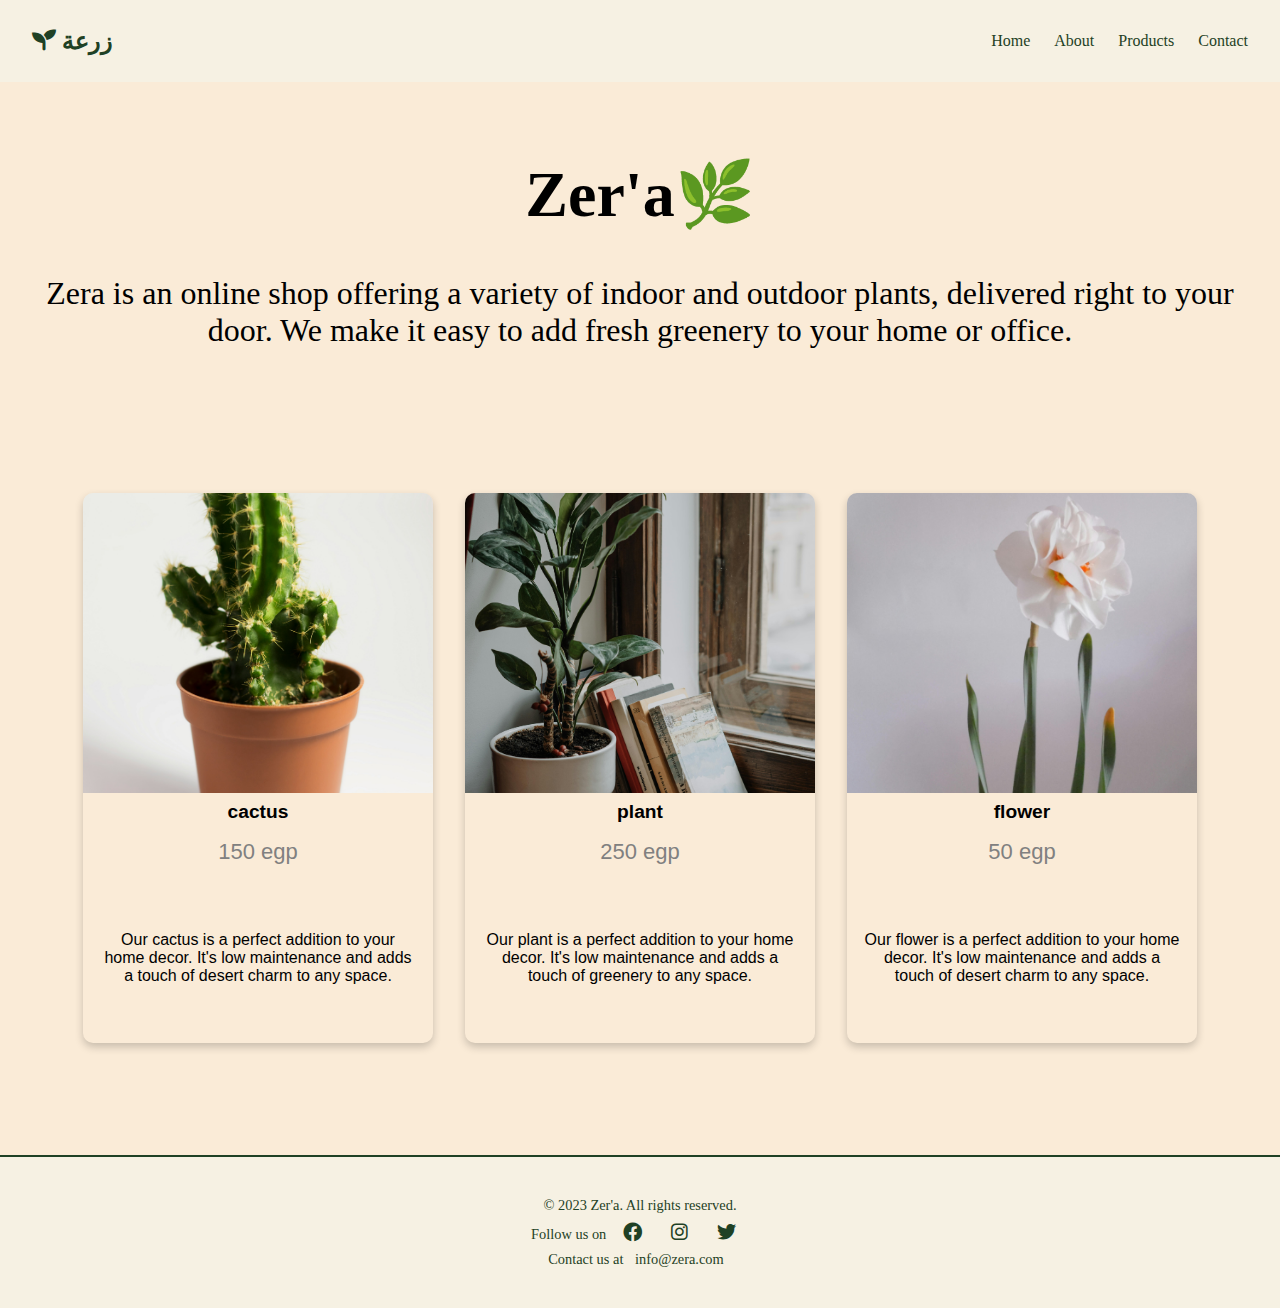
<file: index.html>
<!DOCTYPE html>
<html lang="en">
<head>
    <meta charset="UTF-8">
    <meta name="viewport" content="width=device-width, initial-scale=1.0">
    <link rel="stylesheet" href="css/style.css">
    <link rel="stylesheet" href="https://cdnjs.cloudflare.com/ajax/libs/font-awesome/6.0.0-beta3/css/all.min.css">
    <title>Document</title>
</head>
<body>
    <nav class="navbar">
        <div class="logo"><i class="fa-solid fa-seedling"></i> زرعة</div>
        <ul class="nav-links">
            <li><a href="index.html">Home</a></li>
            <li><a href="about.html">About</a></li>
            <li><a href="products.html">Products</a></li>
            <li><a href="contact.html">Contact</a></li>
        </ul>
    </nav>
    <div class="main-content">
        <div class="intro-container">
            <div class="intro">
                <h1>Zer'a🌿</h1>
                <p>Zera is an online shop offering a variety of indoor and outdoor plants, delivered right to your door. We make it easy to add fresh greenery to your home or office.</p>
            </div>
        </div>
        <div class="products">
            <div class="card">
                <img src="assests/images/polina-silivanova-ywRYbp-6p8c-unsplash.jpg" alt="cactus" style="width:100%" loading="lazy">
                <h1>cactus</h1>
                <p class="price">150 egp</p>
                <p>Our cactus is a perfect addition to your home decor. It's low maintenance and adds a touch of desert charm to any space.</p>
            </div>
            <div class="card">
                <img src="assests/images/pexels-cottonbro-4153146.jpg" alt="plants" style="width:100%" loading="lazy">
                <h1>plant</h1>
                <p class="price">250 egp</p>
                <p>Our plant is a perfect addition to your home decor. It's low maintenance and adds a touch of greenery to any space.</p>
            </div>
            <div class="card">
                <img src="assests/images/pexels-carol-vazquez-26955893-7003188.jpg" alt="flower" style="width:100%" loading="lazy">
                <h1>flower</h1>
                <p class="price">50 egp</p>
                <p>Our flower is a perfect addition to your home decor. It's low maintenance and adds a touch of desert charm to any space.</p>
                  
            </div>
        </div>
    </div>
    <footer class="footer">
        <p>&copy; 2023 Zer'a. All rights reserved.</p>
        <p>Follow us on 
            <a href="https://www.facebook.com" target="_blank"><i class="fab fa-facebook"></i></a>
            <a href="https://www.instagram.com" target="_blank"><i class="fab fa-instagram"></i></a>
            <a href="https://www.twitter.com" target="_blank"><i class="fab fa-twitter"></i></a>
        </p>
        <p>Contact us at <a href="mailto:info@zera.com">info@zera.com</a></p> 
    </footer>
</body>
</html>
</file>
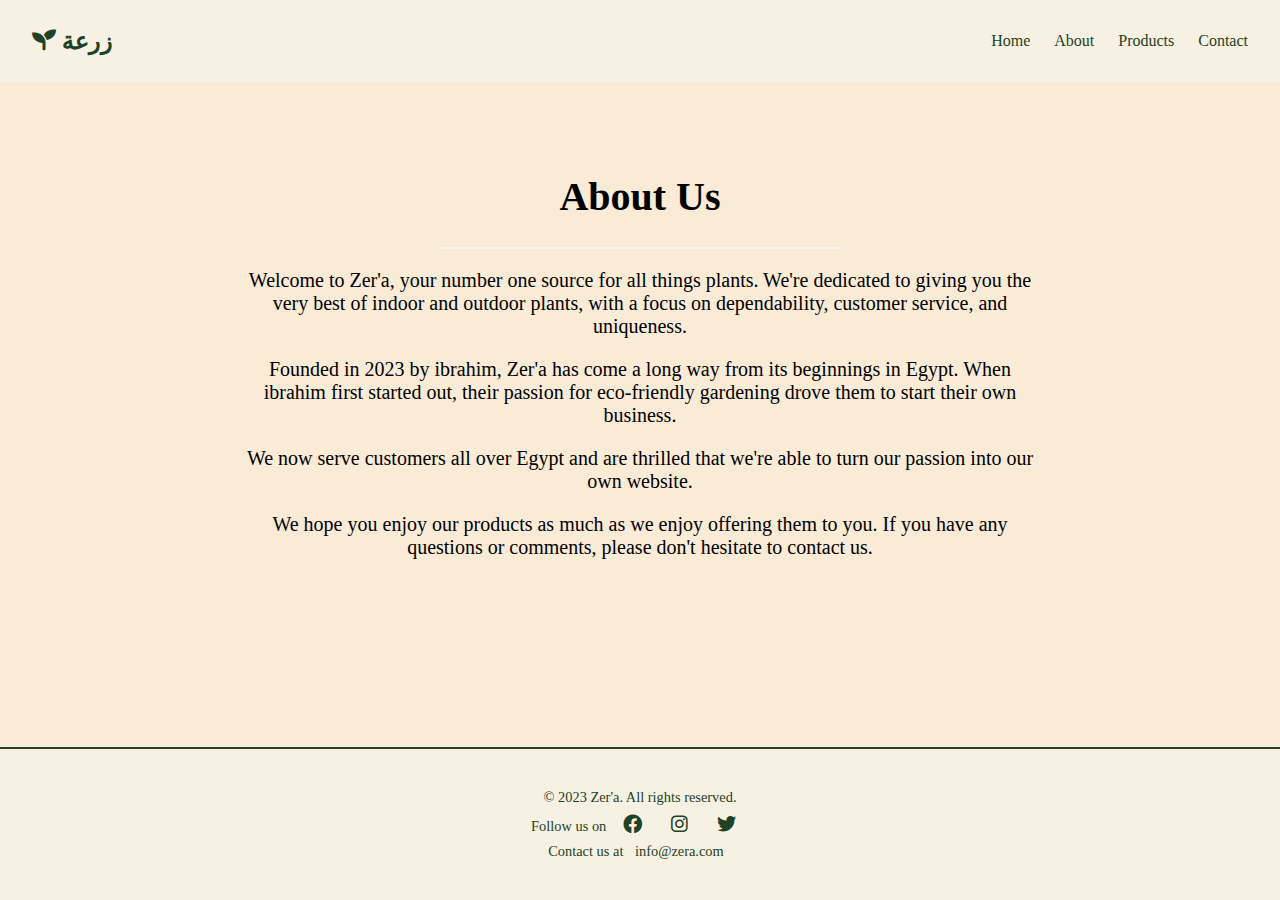
<file: about.html>
<!DOCTYPE html>
<html lang="en">
<head>
    <meta charset="UTF-8">
    <meta name="viewport" content="width=device-width, initial-scale=1.0">
    <title>About Us - Zer'a</title>
    <link rel="stylesheet" href="css/style.css">
    <link rel="stylesheet" href="https://cdnjs.cloudflare.com/ajax/libs/font-awesome/6.0.0-beta3/css/all.min.css">
</head>
<body>
    <nav class="navbar">
        <div class="logo"><i class="fa-solid fa-seedling"></i> زرعة</div>
        <ul class="nav-links">
            <li><a href="index.html">Home</a></li>
            <li><a href="about.html">About</a></li>
            <li><a href="products.html">Products</a></li>
            <li><a href="contact.html">Contact</a></li>
        </ul>
    </nav>
    <div class="main-content">
        <div class="about-container" style="text-align: center; font-size: 20px;">
            <h1>About Us</h1>
            <hr style="color: rgb(250, 243, 235);border: 1px solid rgb(250, 243, 235); width: 50%; margin: auto;">
            <p>Welcome to Zer'a, your number one source for all things plants. We're dedicated to giving you the very best of indoor and outdoor plants, with a focus on dependability, customer service, and uniqueness.</p>
            <p>Founded in 2023 by ibrahim, Zer'a has come a long way from its beginnings in Egypt. When ibrahim first started out, their passion for eco-friendly gardening drove them to start their own business.</p>
            <p>We now serve customers all over Egypt and are thrilled that we're able to turn our passion into our own website.</p>
            <p>We hope you enjoy our products as much as we enjoy offering them to you. If you have any questions or comments, please don't hesitate to contact us.</p>
        </div>
    </div>
    <footer class="footer">
        <p>&copy; 2023 Zer'a. All rights reserved.</p>
        <p>Follow us on 
            <a href="https://www.facebook.com" target="_blank"><i class="fab fa-facebook"></i></a>
            <a href="https://www.instagram.com" target="_blank"><i class="fab fa-instagram"></i></a>
            <a href="https://www.twitter.com" target="_blank"><i class="fab fa-twitter"></i></a>
        </p>
        <p>Contact us at <a href="mailto:info@zera.com">info@zera.com</a></p> 
    </footer>
</body>
</html>
</file>
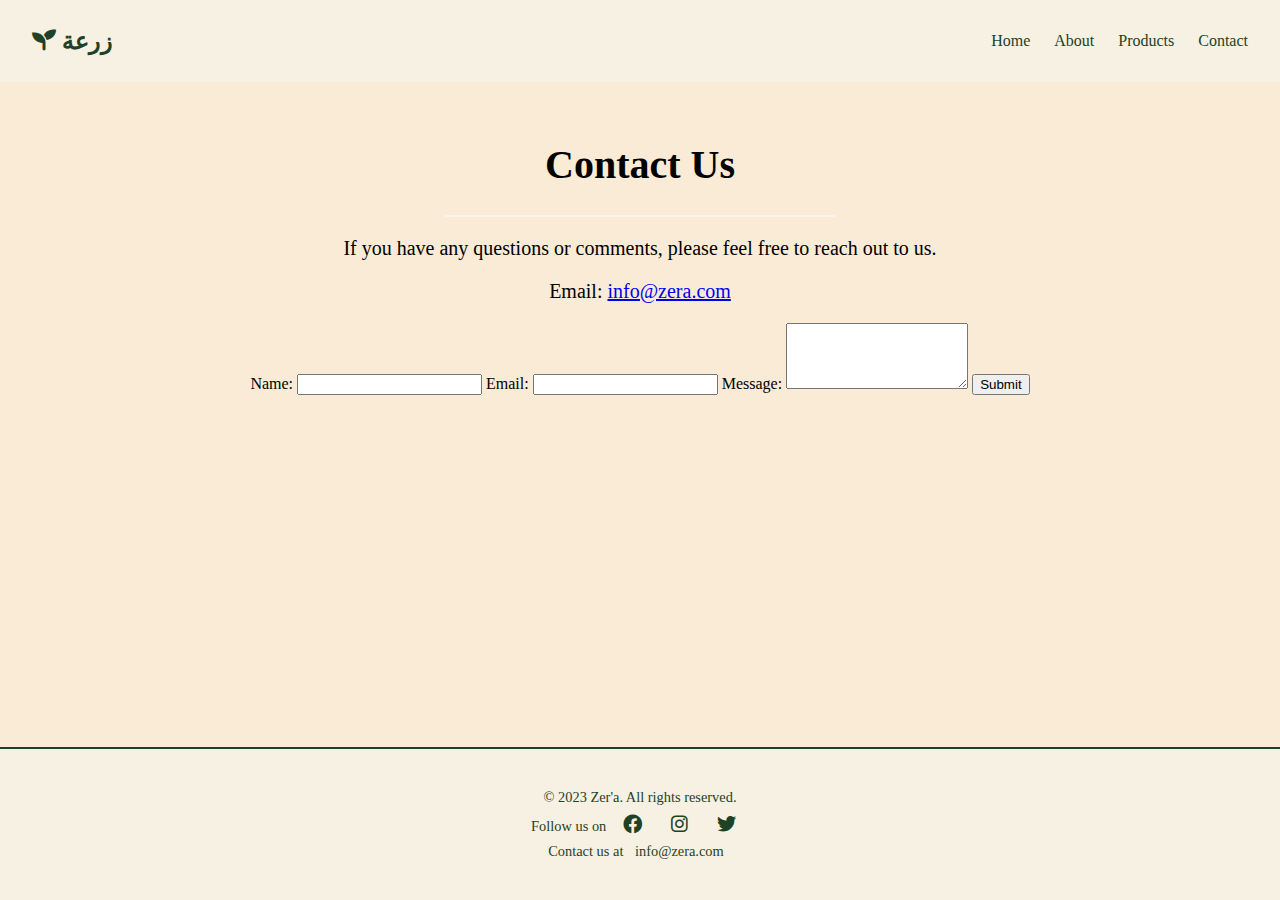
<file: contact.html>
<!DOCTYPE html>
<html lang="en">
<head>
    <meta charset="UTF-8">
    <meta name="viewport" content="width=device-width, initial-scale=1.0">
    <title>Contact Us - Zer'a</title>
    <link rel="stylesheet" href="css/style.css">
    <link rel="stylesheet" href="https://cdnjs.cloudflare.com/ajax/libs/font-awesome/6.0.0-beta3/css/all.min.css">
</head>
<body>
    <nav class="navbar">
        <div class="logo"><i class="fa-solid fa-seedling"></i> زرعة</div>
        <ul class="nav-links">
            <li><a href="index.html">Home</a></li>
            <li><a href="about.html">About</a></li>
            <li><a href="products.html">Products</a></li>
            <li><a href="contact.html">Contact</a></li>
        </ul>
    </nav>

    <div class="main-content">
        <div class="contact-container" style="text-align: center; font-size: 20px;">
            <h1>Contact Us</h1>
            <hr style="color: rgb(250, 243, 235);border: 1px solid rgb(250, 243, 235); width: 50%; margin: auto;">
            <p>If you have any questions or comments, please feel free to reach out to us.</p>
            <p>Email: <a href="mailto:info@zera.com">info@zera.com</a></p>
        </div>
             <form>
            <label for="name">Name:</label>
            <input type="text" id="name" name="name" required>
            <label for="email">Email:</label>
            <input type="email" id="email" name="email" required>
            <label for="message">Message:</label>
            <textarea id="message" name="message" rows="4" required></textarea>
            <button type="submit">Submit</button>
        </form>
    </div>
    <footer class="footer">
        <p>&copy; 2023 Zer'a. All rights reserved.</p>
        <p>Follow us on
            <a href="https://www.facebook.com" target="_blank"><i class="fab fa-facebook"></i></a>
            <a href="https://www.instagram.com" target="_blank"><i class="fab fa-instagram"></i></a>
            <a href="https://www.twitter.com" target="_blank"><i class="fab fa-twitter"></i></a>
        </p>
        <p>Contact us at <a href="mailto:info@zera.com">info@zera.com</a></p>
   
    </footer>
</body>
</html>
</file>
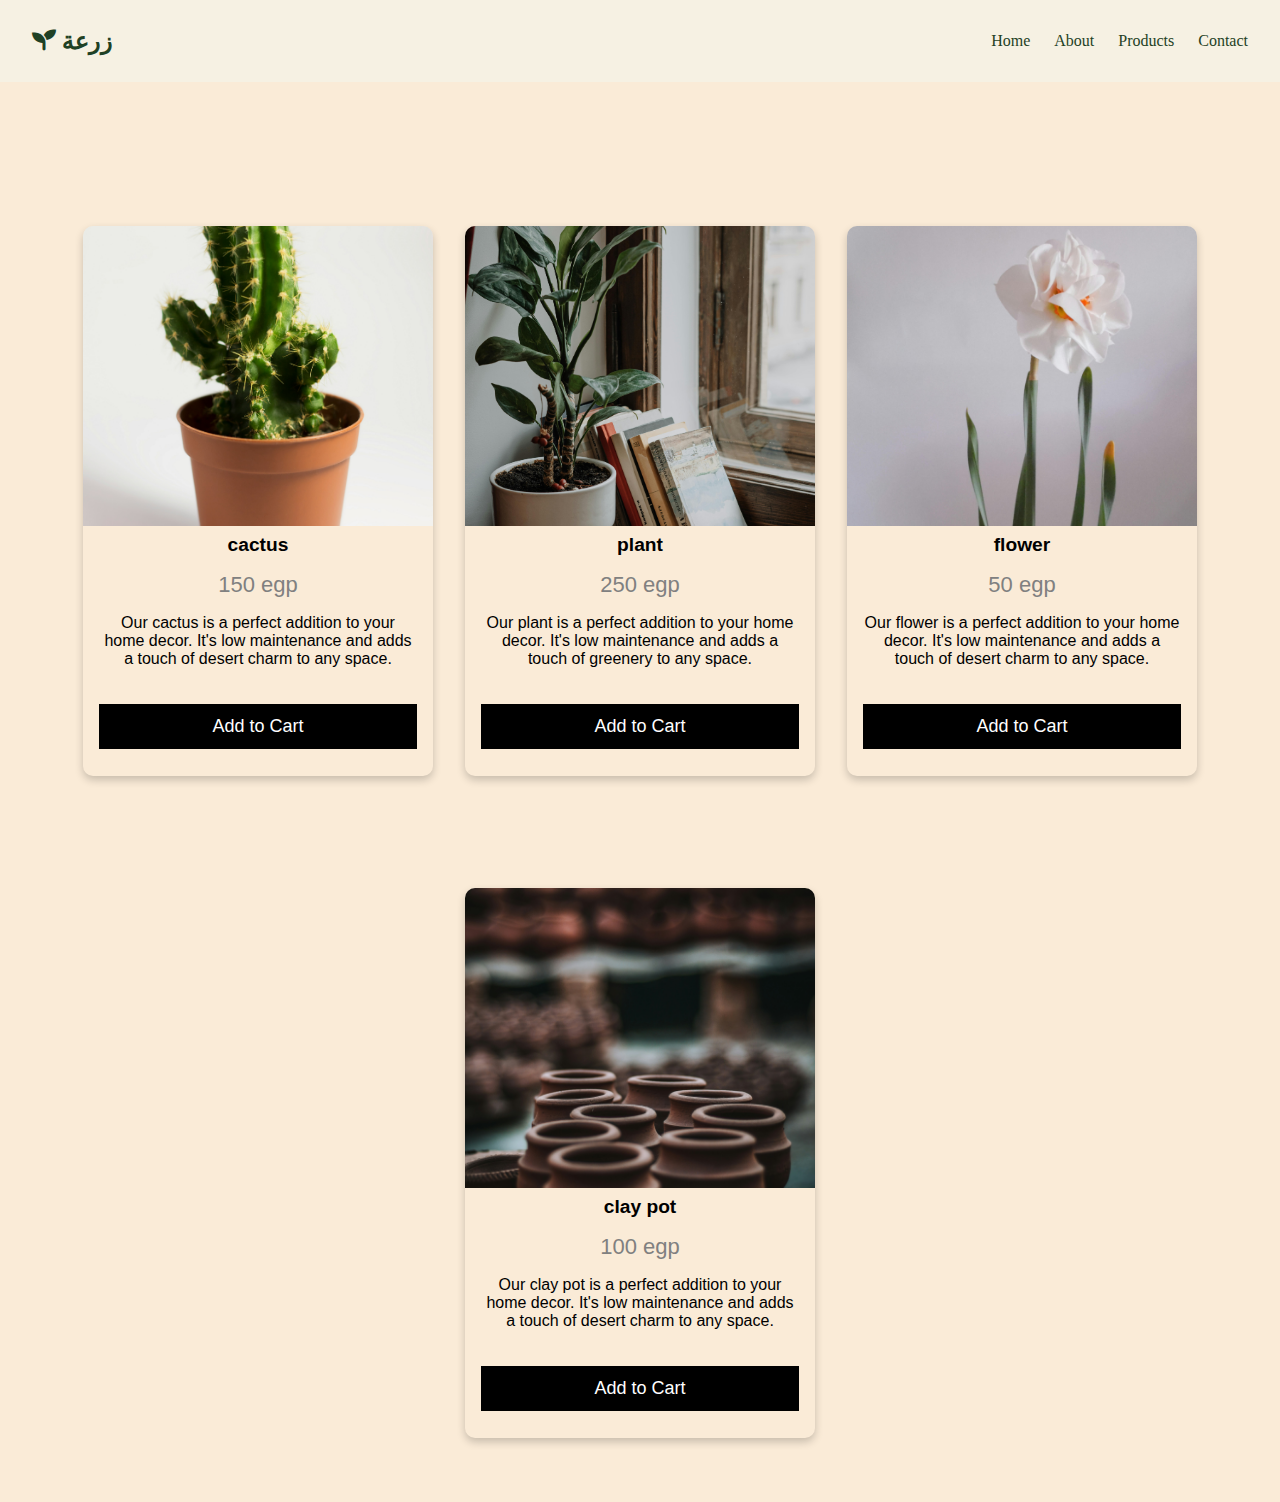
<file: products.html>
<!DOCTYPE html>
<html lang="en">
<head>
    <meta charset="UTF-8">
    <meta name="viewport" content="width=device-width, initial-scale=1.0">
    <title>Document</title>
    <link rel="stylesheet" href="css/style.css">
   <link rel="stylesheet" href="https://cdnjs.cloudflare.com/ajax/libs/font-awesome/6.0.0-beta3/css/all.min.css">
</head>
<body>
    <nav class="navbar">
        <div class="logo"><i class="fa-solid fa-seedling"></i> زرعة</div>
        <ul class="nav-links">
            <li><a href="index.html">Home</a></li>
            <li><a href="about.html">About</a></li>
            <li><a href="products.html">Products</a></li>
            <li><a href="contact.html">Contact</a></li>
        </ul>
    </nav>
    <div class="main-content">
            <div class="products">
            <div class="card">
                <img src="assests/images/polina-silivanova-ywRYbp-6p8c-unsplash.jpg" alt="cactus" style="width:100%">
                <h1>cactus</h1>
                <p class="price">150 egp</p>
                <p>Our cactus is a perfect addition to your home decor. It's low maintenance and adds a touch of desert charm to any space.</p> 
                 <p><button>Add to Cart</button></p>
            </div>
            <div class="card">
                <img src="assests/images/pexels-cottonbro-4153146.jpg" alt="plants" style="width:100%">
                <h1>plant</h1>
                <p class="price">250 egp</p>
                <p>Our plant is a perfect addition to your home decor. It's low maintenance and adds a touch of greenery to any space.</p>
                  <p><button>Add to Cart</button></p>
            </div>
            <div class="card">
                <img src="assests/images/pexels-carol-vazquez-26955893-7003188.jpg" alt="flower" style="width:100%">
                <h1>flower</h1>
                <p class="price">50 egp</p>
                <p>Our flower is a perfect addition to your home decor. It's low maintenance and adds a touch of desert charm to any space.</p>
                  <p><button>Add to Cart</button></p>
            </div>
            <div class="card">
                <img src="assests/images/pravin-suthar-z9D5xbwe_nk-unsplash.jpg" alt="clay pot" style="width:100%">
                <h1>clay pot</h1>
                <p class="price">100 egp</p>
                <p>Our clay pot is a perfect addition to your home decor. It's low maintenance and adds a touch of desert charm to any space.</p>
                  <p><button>Add to Cart</button></p>
            </div>
        </div>
    </div>


</body>
</html>
</file>
<file: css/style.css>
.navbar {
  background-color: #f6f1e3;
  color:#1f4125;
  padding: 1rem 2rem;
  display: flex;
  justify-content: space-between;
  align-items: center;
}

.logo {
  color: #1f4125;
  font-size: 1.5rem;
  font-weight: bold;
}
body {
  background-color: antiquewhite;
  min-height: 100vh;
  display: flex;
  flex-direction: column;
  margin: 0;
  padding: 0;
}

.nav-links {
  list-style: none;
  display: flex;
  gap: 1.5rem;
}

.nav-links a {
  color: #1f4125;
  text-decoration: none;
  font-size: 1rem;
}

.nav-links a:hover {
  color: #1d3822;
}


.logo i
{
    color:#1f4125;
}
.intro {
  text-align: center;
  margin: 0.5rem auto;

  font-size: 2rem;
}
.products {
  display: flex;
  justify-content: center;
  align-items: flex-start;
  flex-wrap: wrap;
  gap: 2rem;
  padding: 2rem;
}
.products h2 {
  width: 100%;
  text-align: left;
  color: #000101;
  margin-bottom: 1rem;
  margin-left: 1rem;
}

.card {
  box-shadow: 0 4px 8px 0 rgba(0, 0, 0, 0.2);
  width: 350px;
  height: 550px;
  margin-top: 5rem;
  border-radius: 10px;
  text-align: center;
  font-family: arial;
  display: flex;
  flex-direction: column;
  overflow: hidden;
}

.price {
  color: grey;
  font-size: 22px;
}

.card img {
  width: 100%;
  height: 300px;
  object-fit: cover;
  flex-shrink: 0;
}

.card h1 {
  margin: 0.5rem 0;
  font-size: 1.2rem;
  flex-shrink: 0;
}

.card p {
  padding: 0 1rem;
  margin: 0.5rem 0;
}

.card p:last-child {
  flex: 1;
  display: flex;
  align-items: center;
  justify-content: center;
  text-align: center;
}
.footer {
  background-color: #f6f1e3;
  color: #1f4125;
  text-align: center;
  padding: 2rem 1rem;
  margin-top: 3rem;
  border-top: 2px solid #1f4125;
}

.footer p {
  margin: 0.5rem 0;
  font-size: 0.9rem;
}

.footer a {
  color: #1f4125;
  text-decoration: none;
  margin: 0 0.5rem;
  transition: color 0.3s ease;
}

.footer a:hover {
  color: #0d1f10;
}

.footer i {
  font-size: 1.2rem;
  margin: 0 0.3rem;
}

/* Main content wrapper to push footer to bottom */
.main-content {
  flex: 1;
  display: flex;
  flex-direction: column;
}

.about-container {
  flex: 1;
  padding: 2rem;
  max-width: 800px;
  margin: 0 auto;
}
.main-content {
  flex: 1;
  display: flex;
  flex-direction: column;
    padding: 2rem;
    margin: 0 auto;
    
}
.card button {
  border: none;
  outline: 0;
  padding: 12px;
  color: white;
  background-color: #000;
  text-align: center;
  cursor: pointer;
  width: 100%;
  font-size: 18px;
}

.card button:hover {
  opacity: 0.7;
}

/* Media Queries for Mobile Responsiveness */

/* Tablet and smaller laptops (768px and below) */
@media screen and (max-width: 768px) {
  .navbar {
    padding: 1rem;
    flex-direction: column;
    gap: 1rem;
  }
  
  .nav-links {
    gap: 1rem;
    flex-wrap: wrap;
    justify-content: center;
  }
  
  .logo {
    font-size: 1.3rem;
  }
  
  .intro {
    font-size: 1.5rem;
    padding: 0 1rem;
  }
  
  .products {
    gap: 1.5rem;
    padding: 1rem;
  }
  
  .card {
    width: 300px;
    height: auto;
    margin-top: 2rem;
  }
  
  .card img {
    height: 250px;
  }
  
  .main-content {
    padding: 1rem;
  }
  
  .footer {
    padding: 1.5rem 1rem;
    margin-top: 2rem;
  }
}

/* Mobile phones (480px and below) */
@media screen and (max-width: 480px) {
  .navbar {
    padding: 0.8rem;
  }
  
  .nav-links {
    gap: 0.8rem;
    font-size: 0.9rem;
  }
  
  .logo {
    font-size: 1.2rem;
  }
  
  .intro {
    font-size: 1.2rem;
    padding: 0 0.5rem;
  }
  
  .intro h1 {
    font-size: 2rem;
  }
  
  .products {
    gap: 1rem;
    padding: 0.5rem;
  }
  
  .card {
    width: 280px;
    margin-top: 1.5rem;
  }
  
  .card img {
    height: 200px;
  }
  
  .card h1 {
    font-size: 1.1rem;
  }
  
  .price {
    font-size: 20px;
  }
  
  .card p {
    padding: 0 0.8rem;
    font-size: 0.9rem;
  }
  
  .main-content {
    padding: 0.5rem;
  }
  
  .footer {
    padding: 1rem 0.5rem;
    margin-top: 1.5rem;
  }
  
  .footer p {
    font-size: 0.8rem;
  }
  
  .footer i {
    font-size: 1rem;
  }
}

/* Very small mobile phones (320px and below) */
@media screen and (max-width: 320px) {
  .navbar {
    padding: 0.5rem;
  }
  
  .nav-links {
    gap: 0.5rem;
    font-size: 0.8rem;
  }
  
  .logo {
    font-size: 1rem;
  }
  
  .intro {
    font-size: 1rem;
    padding: 0 0.3rem;
  }
  
  .intro h1 {
    font-size: 1.8rem;
  }
  
  .card {
    width: 250px;
  }
  
  .card img {
    height: 180px;
  }
  
  .card h1 {
    font-size: 1rem;
  }
  
  .price {
    font-size: 18px;
  }
  
  .card p {
    padding: 0 0.5rem;
    font-size: 0.8rem;
  }
  
  .footer {
    padding: 0.8rem 0.3rem;
  }
  
  .footer p {
    font-size: 0.7rem;
  }
}

/* Landscape orientation adjustments for mobile */
@media screen and (max-height: 600px) and (orientation: landscape) {
  .navbar {
    padding: 0.5rem 1rem;
  }
  
  .intro {
    font-size: 1rem;
  }
  
  .intro h1 {
    font-size: 1.5rem;
    margin: 0.5rem 0;
  }
  
  .card {
    margin-top: 1rem;
    height: auto;
  }
  
  .card img {
    height: 150px;
  }
  
  .footer {
    margin-top: 1rem;
    padding: 1rem;
  }
}
</file>
